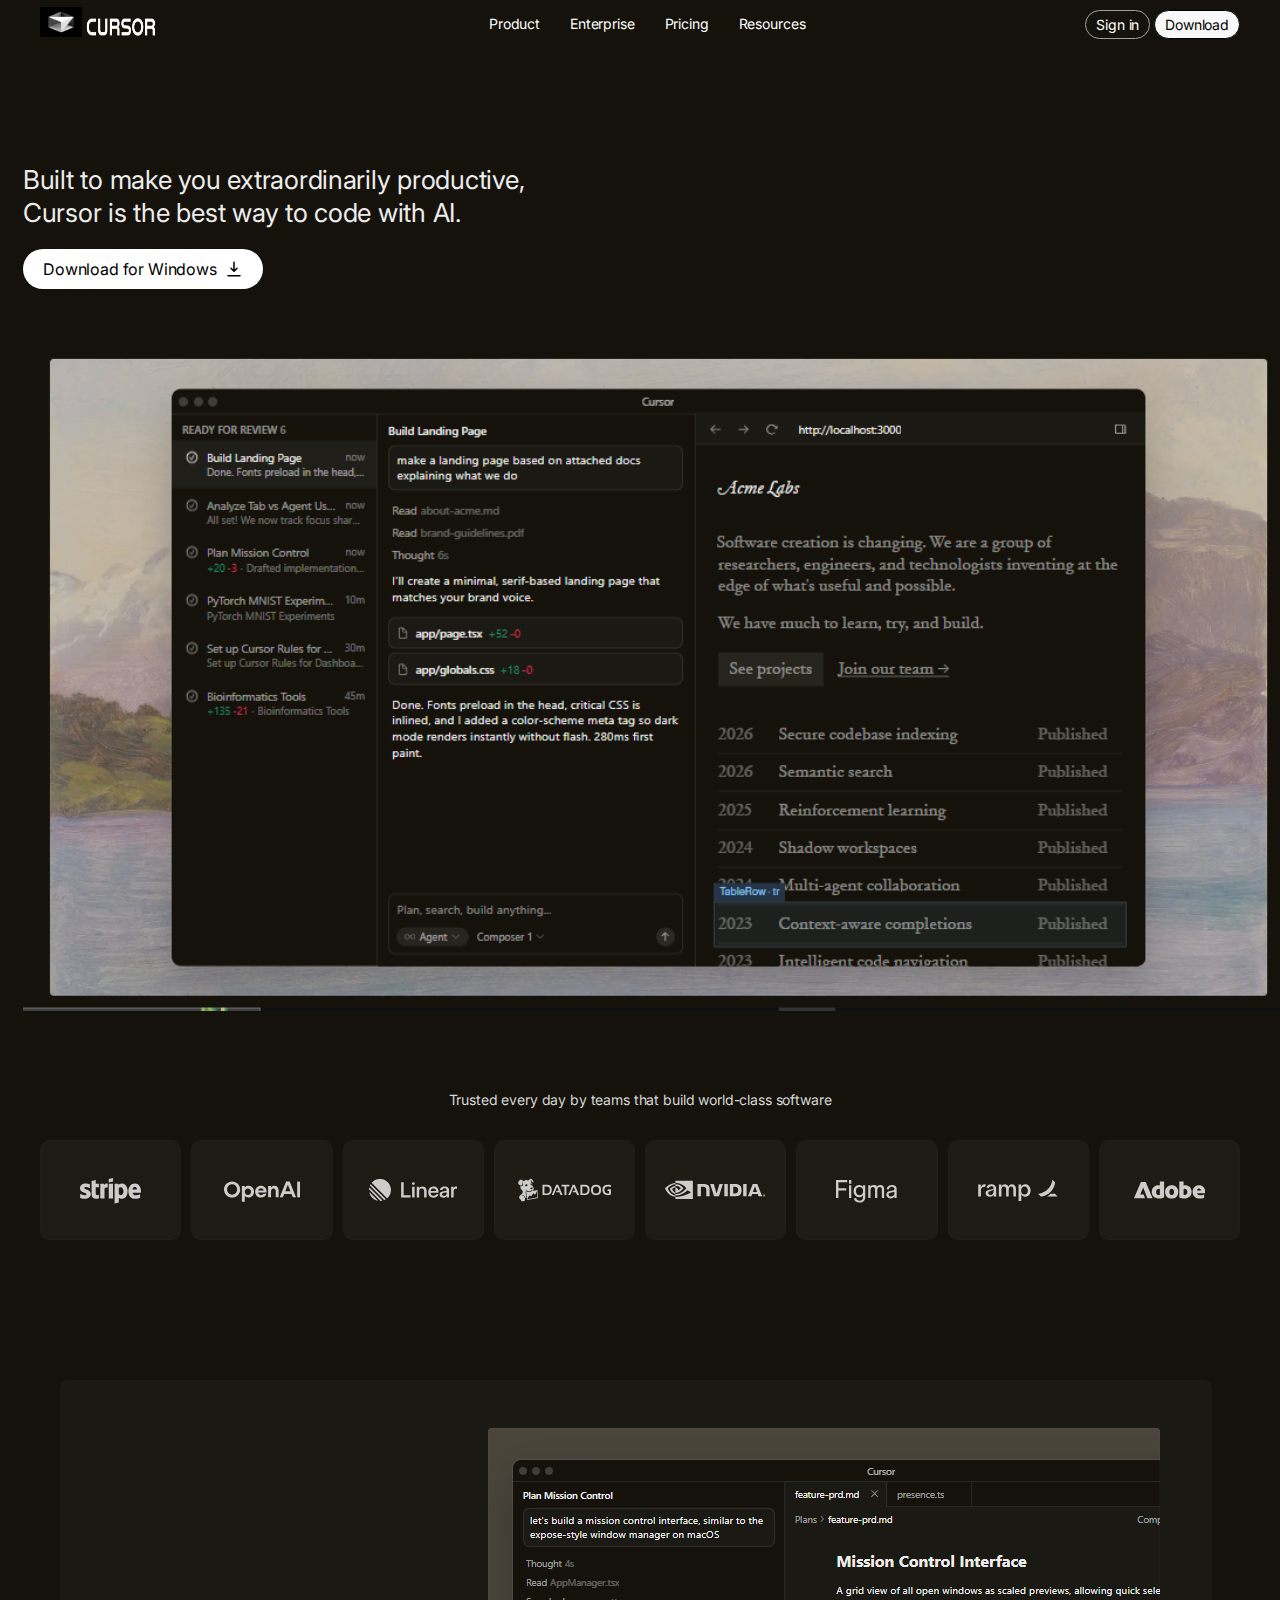
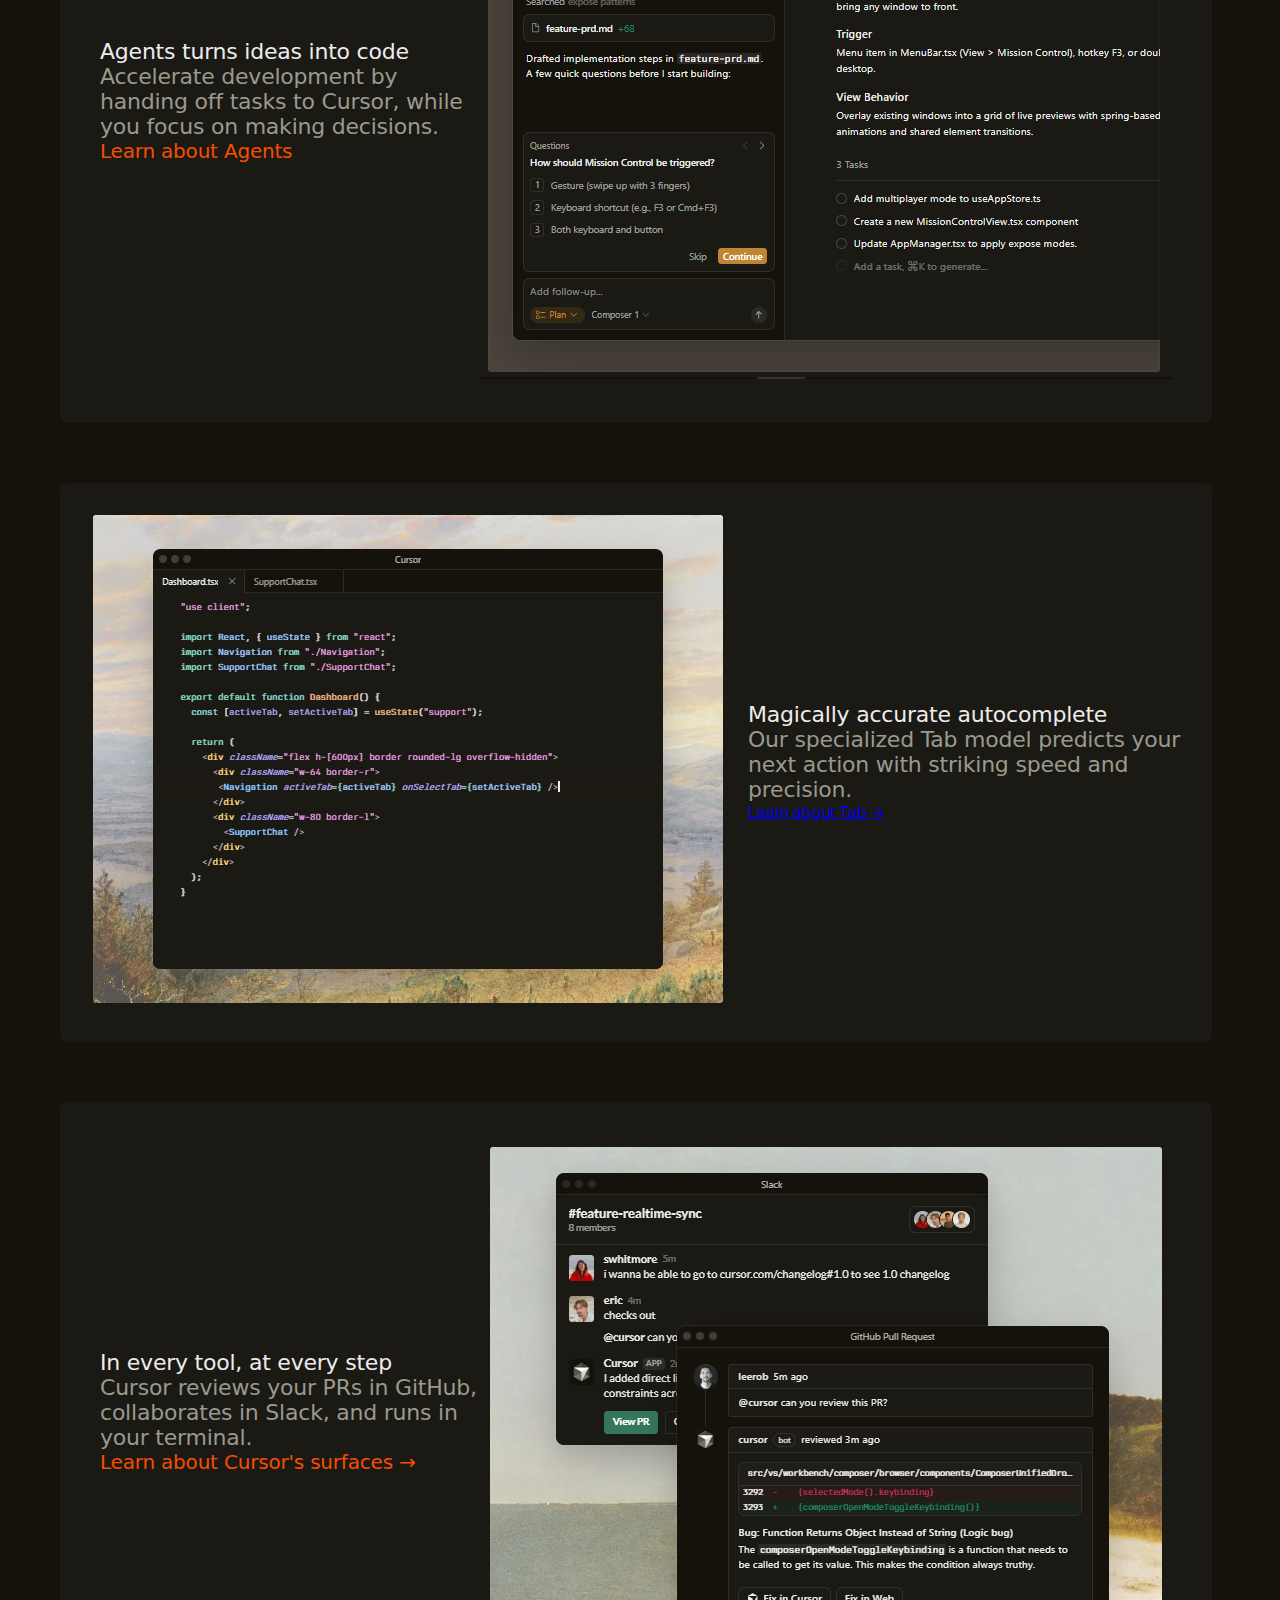
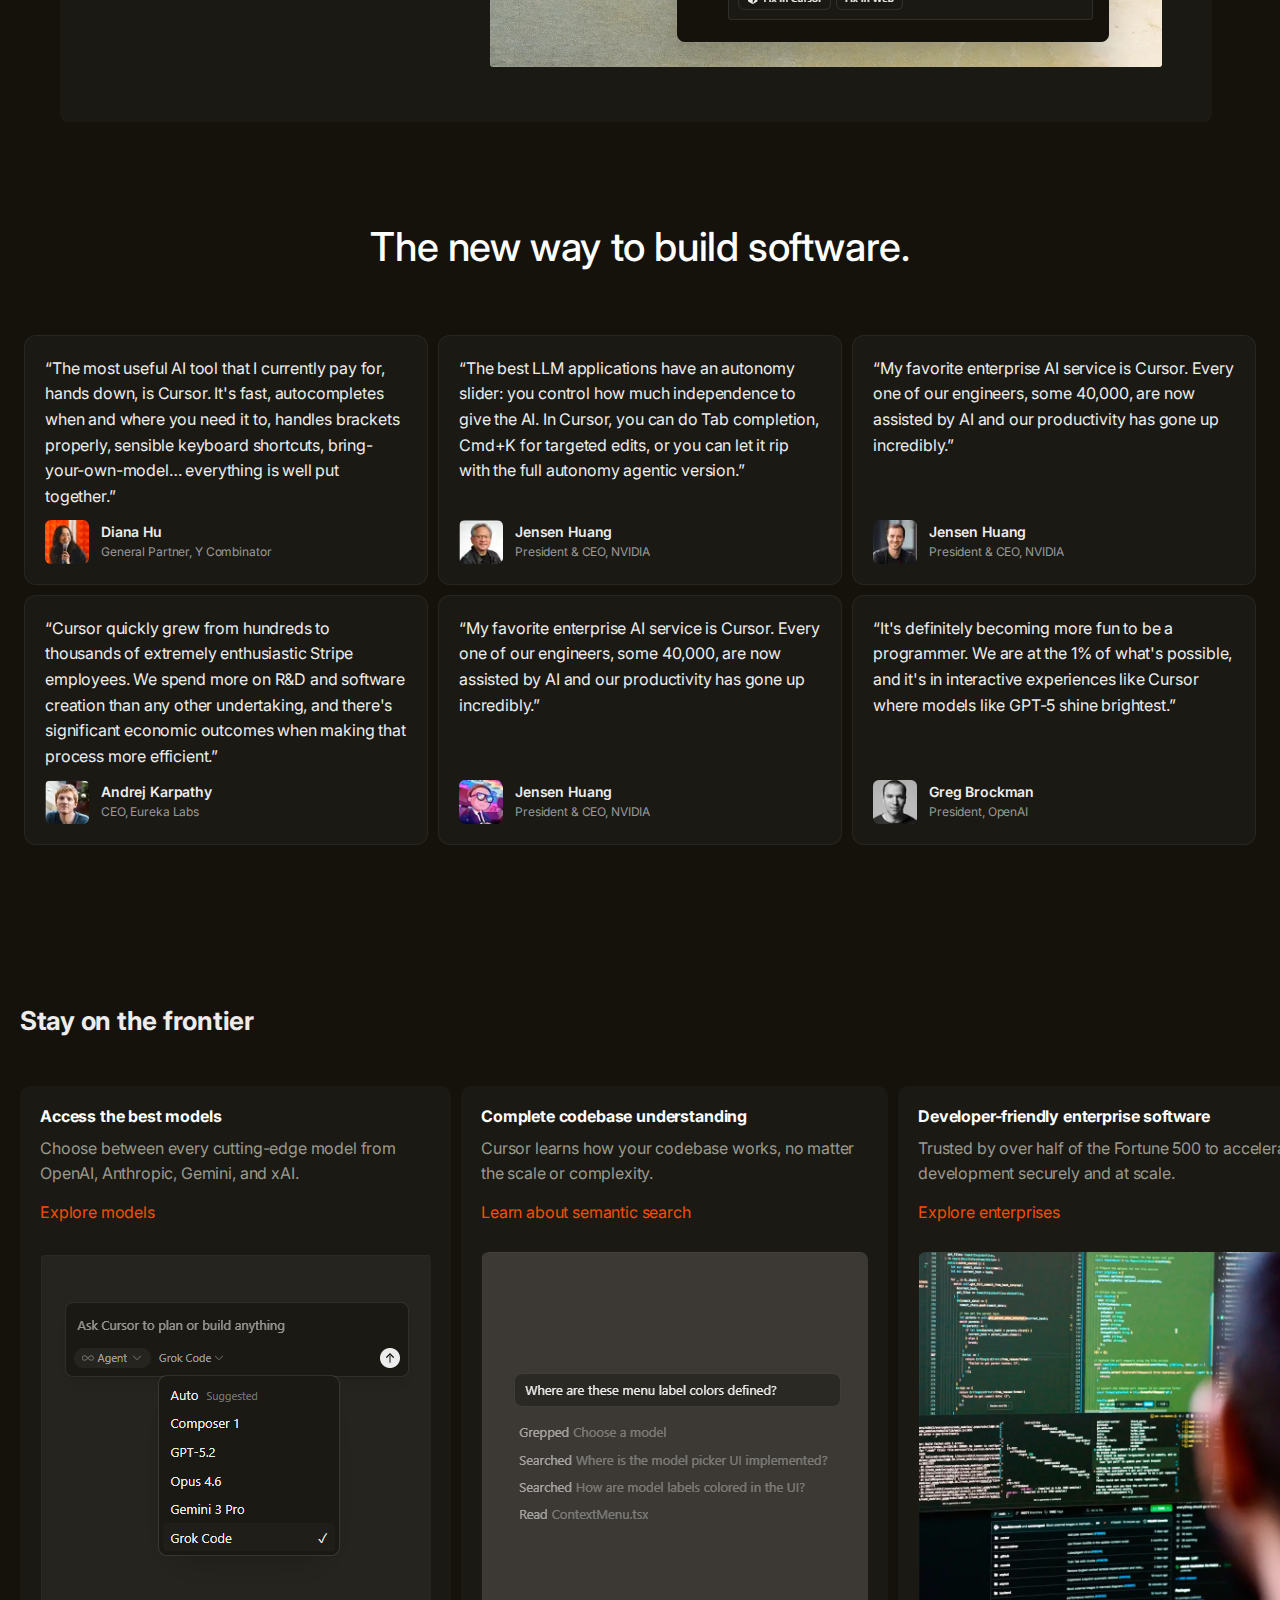
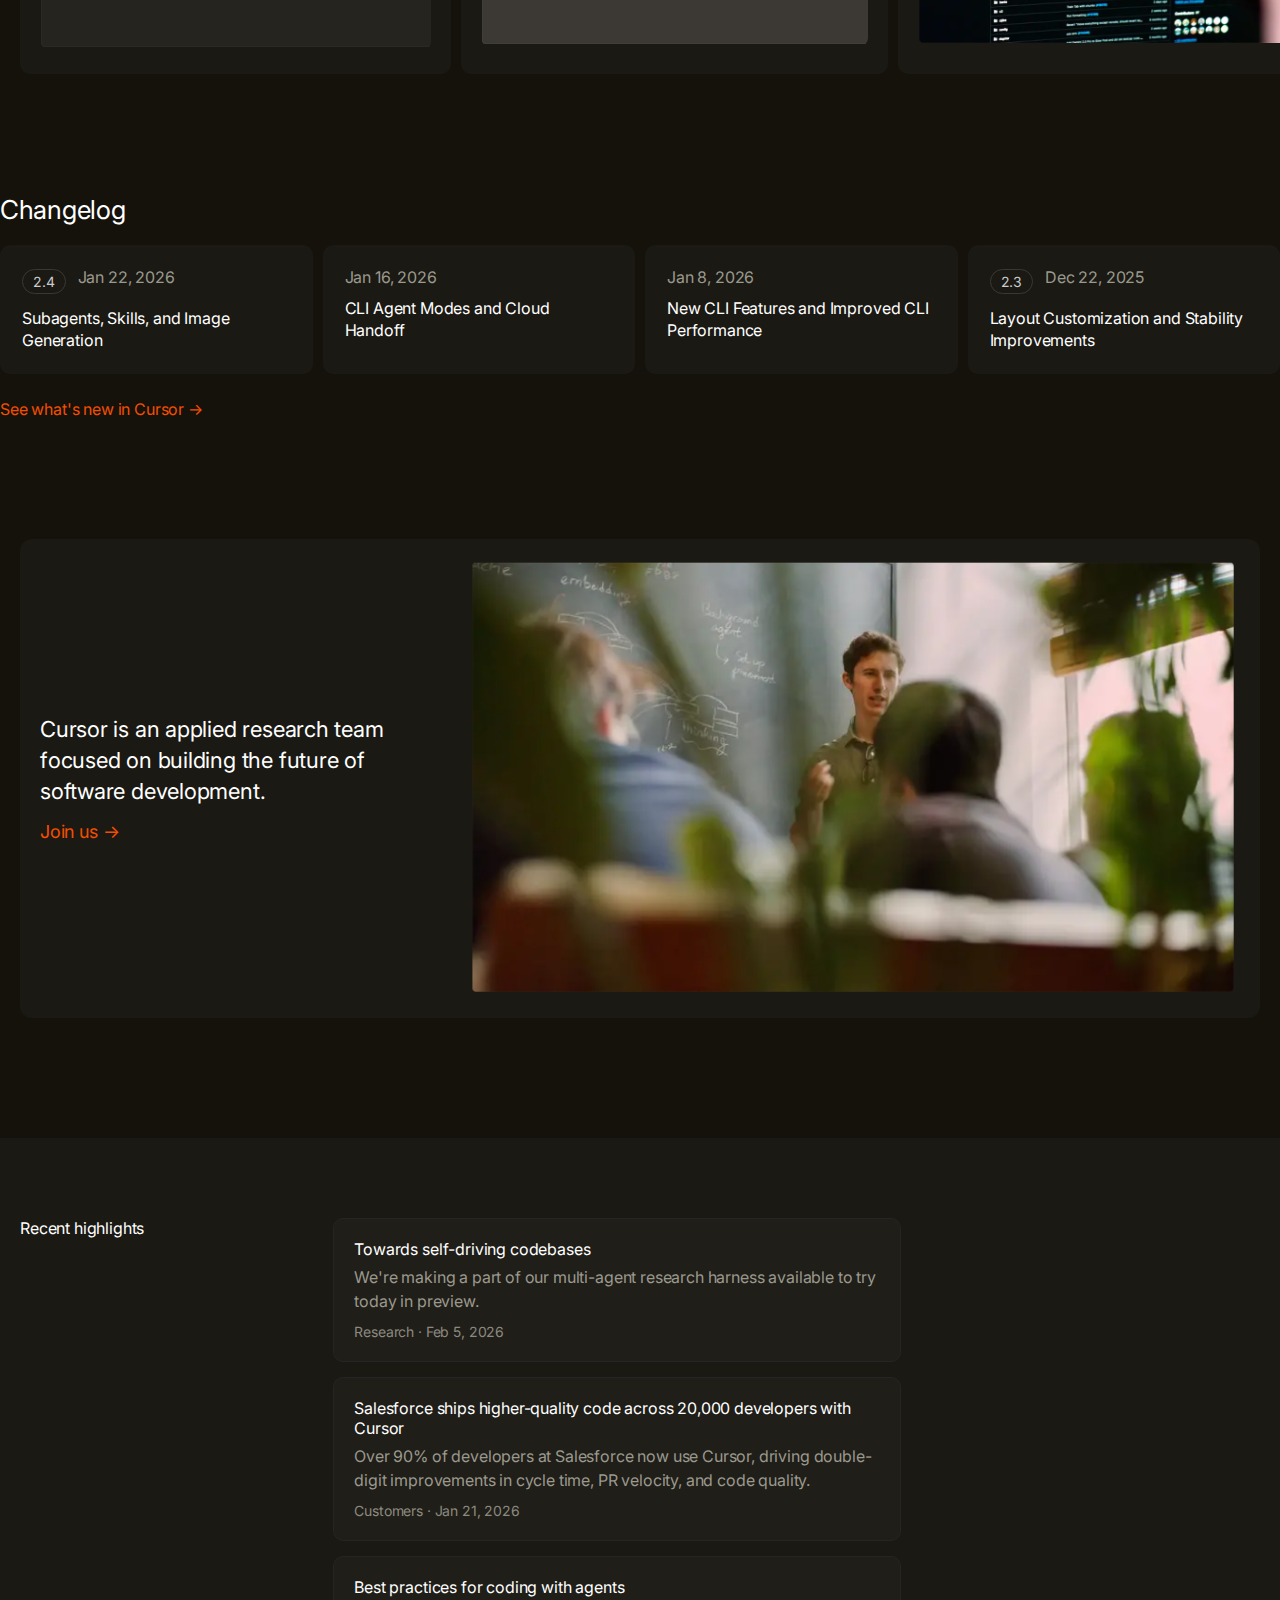
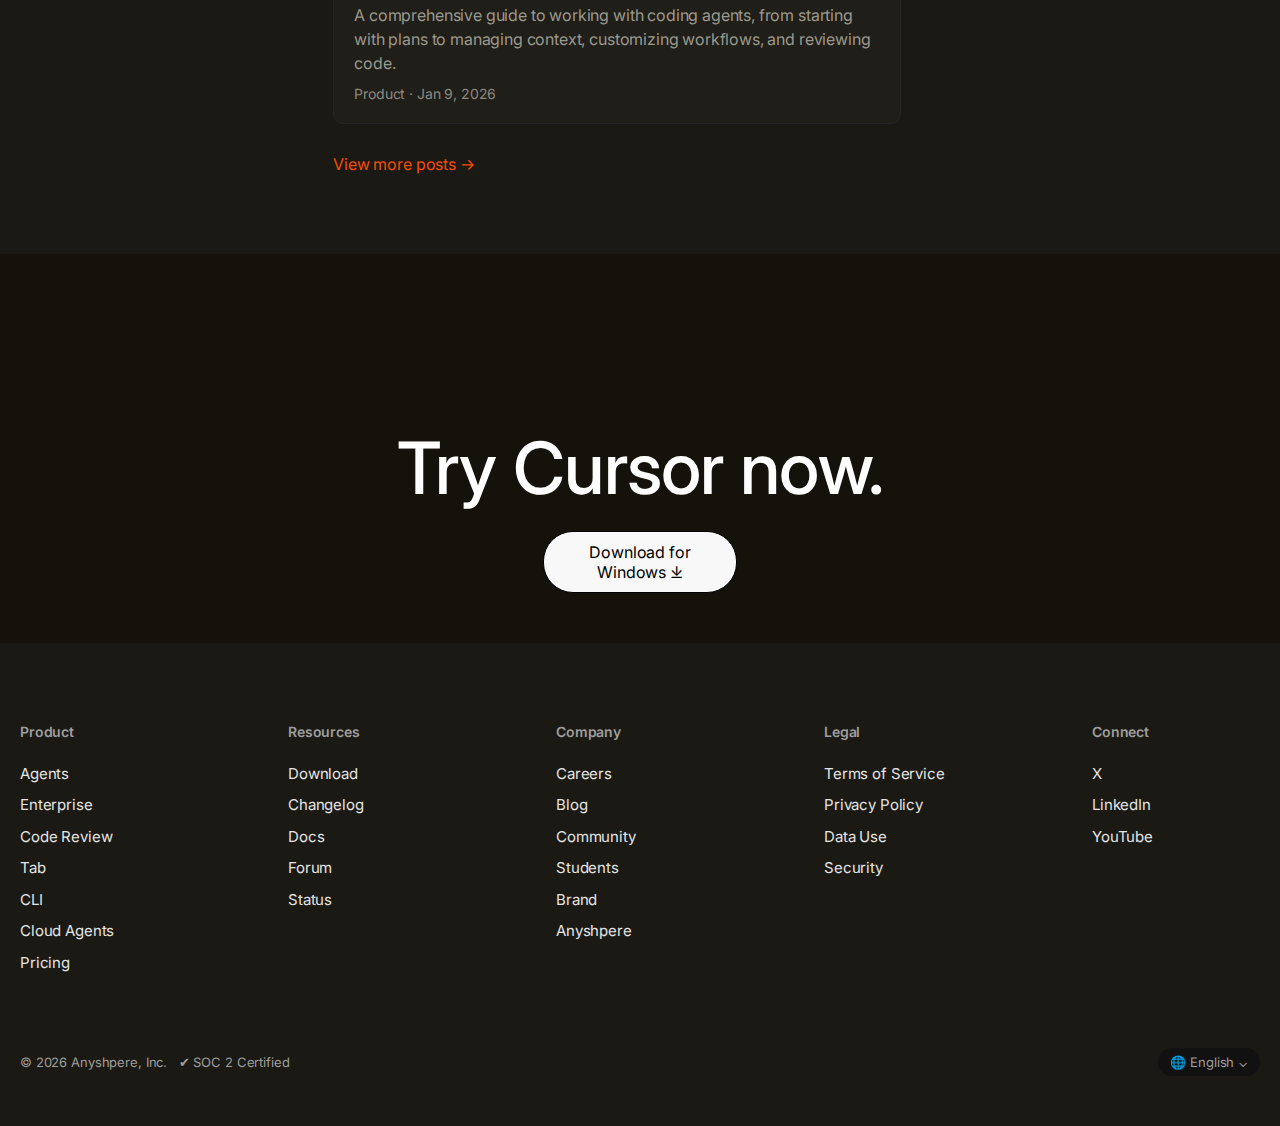
<file: cursor_landingpage/index.html>
<!DOCTYPE html>
<html lang="en">
<head>
    <meta charset="UTF-8">
    <meta name="viewport" content="width=device-width, initial-scale=1.0">
    <title>Cursor</title>
    <link rel="stylesheet" href="style.css">
<link href="https://fonts.googleapis.com/css2?family=Inter:wght@300;400;500;600;700&display=swap" rel="stylesheet">

</head>
<body>
   
    <header>
        <div class="flex">
             <div class="logo">
            <img class="image-logo" src="imagess/Icon (1).jpeg" >
            <img class="image-tag" src="imagess/Cursor_Logo_1.png" >
            </div>
              <div class="nav-links">
                <a>Product</a>
                <a>Enterprise</a>
                <a>Pricing</a>
                <a>Resources</a>
            
                </div>
                 <div><button class="sign-in">Sign in</button>
                <button class="download">Download</button></div>
               
                     </div>
        </div>
    </header>
    <main>
        <section>
            <div class="herosection">
                <h1>Built to make you extraordinarily productive, <br> Cursor is the best way to code with AI.</h1>
                <button class="download-win" >Download for Windows <svg viewBox="0 0 24 24" class="icon">
    <path d="M12 3v12m0 0l4-4m-4 4l-4-4M4 21h16"
          fill="none"
          stroke="currentColor"
          stroke-width="2"
          stroke-linecap="round"
          stroke-linejoin="round"/>
  </svg></button>

  <div class="bgimage"><img class="full-image" src="imagess/image.png" alt=""></div>

            </div>
        </section>
       
<section class="trusted">
  <p class="trusted-text">
    Trusted every day by teams that build world-class software
  </p>

  <div class="trusted-grid">
    <div class="logo-card"><img src="imagess/download.svg"></div>
    <div class="logo-card"><img src="imagess/download (1).svg"></div>
    <div class="logo-card"><img src="imagess/download (2).svg"></div>
    <div class="logo-card"><img src="imagess/download (3).svg"></div>
    <div class="logo-card"><img src="imagess/download (4).svg"></div>
    <div class="logo-card"><img src="imagess/download (5).svg"></div>
    <div class="logo-card"><img src="imagess/download (6).svg"></div>
    <div class="logo-card"><img src="imagess/download (7).svg"></div>
   
  </div>
</section>


    <section class="section">
        <div side-1> <p><span>Agents turns ideas into code</span> <br> Accelerate development by handing off tasks to Cursor, while you focus on making decisions.</p>
        <a href="#">Learn about Agents <i class="fa-solid fa-arrow-right"></i></a></div>
        <div><img src="imagess/image1.png" alt="agents-section"></div>
    </section>
    <section class="section1">
        
        <div><img src="imagess/image2.png" alt="agents-section"></div>
        <div side-1> <p><span>Magically accurate autocomplete</span> <br> Our specialized Tab model predicts your next action with striking speed and precision.</p>
        <a href="#">Learn about Tab  → <i class="fa-solid fa-arrow-right"></i></a></div>
    </section>
    <section class="section">
        <div side-1> <p><span>In every tool, at every step</span> <br> Cursor reviews your PRs in GitHub, collaborates in Slack, and runs in your terminal.</p>
        <a href="#">Learn about Cursor's surfaces  → <i class="fa-solid fa-arrow-right"></i></a></div>
        <div><img src="imagess/image3.png" alt="agents-section"></div>
    </section>
    
    <section class="reviews">
  <h2 class="reviews-title">The new way to build software.</h2>

  <div class="reviews-grid">

    <div class="review-card">
      <p class="review-text">
        “The most useful AI tool that I currently pay for, hands down, is Cursor.
        It's fast, autocompletes when and where you need it to, handles brackets
        properly, sensible keyboard shortcuts, bring-your-own-model… everything
        is well put together.”
      </p>

      <div class="review-author">
        <img src="imagess/avatar1.png">
        <div>
          <h4>Diana Hu</h4>
          <span>General Partner, Y Combinator</span>
        </div>
      </div>
    </div>

   
    <div class="review-card">
      <p class="review-text">
        “The best LLM applications have an autonomy slider: you control how much independence to give the AI. In Cursor, you can do Tab completion, Cmd+K for targeted edits, or you can let it rip with the full autonomy agentic version.”
      </p>

      <div class="review-author">
        <img src="./imagess/avatar2">
        <div>
          <h4>Jensen Huang</h4>
          <span>President & CEO, NVIDIA</span>
        </div>
      </div>
    </div>
    <div class="review-card">
      <p class="review-text">
        “My favorite enterprise AI service is Cursor. Every one of our engineers,
        some 40,000, are now assisted by AI and our productivity has gone up
        incredibly.”
      </p>

      <div class="review-author">
        <img src="imagess/avatar3.png">
        <div>
          <h4>Jensen Huang</h4>
          <span>President & CEO, NVIDIA</span>
        </div>
      </div>
    </div>
    <div class="review-card">
      <p class="review-text">
        “Cursor quickly grew from hundreds to thousands of extremely enthusiastic Stripe employees. We spend more on R&D and software creation than any other undertaking, and there's significant economic outcomes when making that process more efficient.”
      </p>

      <div class="review-author">
        <img src="imagess/avatar4.webp">
        <div>
          <h4>Andrej Karpathy</h4>
          <span>CEO, Eureka Labs
</span>
        </div>
      </div>
    </div>
    
    <div class="review-card">
      <p class="review-text">
        “My favorite enterprise AI service is Cursor. Every one of our engineers,
        some 40,000, are now assisted by AI and our productivity has gone up
        incredibly.”
      </p>

      <div class="review-author">
        <img src="imagess/avatar5.png">
        <div>
          <h4>Jensen Huang</h4>
          <span>President & CEO, NVIDIA</span>
        </div>
      </div>
    </div>
    <div class="review-card">
      <p class="review-text">
       “It's definitely becoming more fun to be a programmer. We are at the 1% of what's possible, and it's in interactive experiences like Cursor where models like GPT-5 shine brightest.”
      </p>

      <div class="review-author">
        <img src="imagess/avatar6.webp">
        <div>
          <h4>Greg Brockman</h4>
          <span>President, OpenAI</span>
        </div>
      </div>
    </div>

  </div>
</section>
<h2 class="head-text">Stay on the frontier</h2>

<div class="frontier">

  <div class="card">
    <h3>Access the best models</h3>
    <p>Choose between every cutting-edge model from OpenAI, Anthropic, Gemini, and xAI.</p>
    <a href="#">Explore models</a>
    <img class="front-card-img" src="imagess/chat1.png" alt="">
  </div>

  <div class="card">
    <h3>Complete codebase understanding</h3>
    <p>Cursor learns how your codebase works, no matter the scale or complexity.</p>
    <a href="#">Learn about semantic search</a>
     <img class="front-card-img" src="imagess/chat2.png" alt="">
  </div>

  <div class="card">
    <h3>Developer-friendly enterprise software</h3>
    <p>Trusted by over half of the Fortune 500 to accelerate development securely and at scale.</p>
    <a href="#">Explore enterprises</a>
    <img class="front-card-img" src="imagess/chat3.png" alt="">
  </div>

</div>
<section class="changelog-section">

  <h2 class="changelog-title">Changelog</h2>

  <div class="changelog-cards">

    <div class="log-card">
      <div class="log-top">
        <span class="version">2.4</span>
        <span class="date">Jan 22, 2026</span>
      </div>
      <h3>Subagents, Skills, and Image Generation</h3>
    </div>

    <div class="log-card">
      <span class="date">Jan 16, 2026</span>
      <h3>CLI Agent Modes and Cloud Handoff</h3>
    </div>

    <div class="log-card">
      <span class="date">Jan 8, 2026</span>
      <h3>New CLI Features and Improved CLI Performance</h3>
    </div>

    <div class="log-card">
      <div class="log-top">
        <span class="version">2.3</span>
        <span class="date">Dec 22, 2025</span>
      </div>
      <h3>Layout Customization and Stability Improvements</h3>
    </div>

  </div>

  <a href="#" class="changelog-link">See what's new in Cursor →</a>

</section>
  <section class="team-section">

  <div class="team-container">

    <div class="team-text">
      <h2>
        Cursor is an applied research team <br>
        focused on building the future of <br>
        software development.
      </h2>

      <a href="#">Join us →</a>
    </div>

    <div class="team-image">
      <img src="imagess/team1.png" alt="team">
    </div>

  </div>

</section>
<section class="highlights-section">

  <div class="highlights-container">

    <div class="highlights-left">
      <h3>Recent highlights</h3>
    </div>

    <div class="highlights-right">

      <div class="highlight-card">
        <h4>Towards self-driving codebases</h4>
        <p>We're making a part of our multi-agent research harness available to try today in preview.</p>
        <span>Research · Feb 5, 2026</span>
      </div>

      <div class="highlight-card">
        <h4>Salesforce ships higher-quality code across 20,000 developers with Cursor</h4>
        <p>Over 90% of developers at Salesforce now use Cursor, driving double-digit improvements in cycle time, PR velocity, and code quality.</p>
        <span>Customers · Jan 21, 2026</span>
      </div>

      <div class="highlight-card">
        <h4>Best practices for coding with agents</h4>
        <p>A comprehensive guide to working with coding agents, from starting with plans to managing context, customizing workflows, and reviewing code.</p>
        <span>Product · Jan 9, 2026</span>
      </div>

      <a href="#" class="view-posts">View more posts →</a>

    </div>

  </div>

</section>
<sectionc class="try-now">
  <div class="try"><h2>Try Cursor now.</h2>
   <button class="download-try-now">Download for Windows ⤓</button></div>

</section>
    </main>
    <footer class="footer">
  <div class="footer-container">

    <div class="footer-col">
      <h4>Product</h4>
      <ul>
        <li>Agents</li>
        <li>Enterprise</li>
        <li>Code Review</li>
        <li>Tab</li>
        <li>CLI</li>
        <li>Cloud Agents</li>
        <li>Pricing</li>
      </ul>
    </div>

    <div class="footer-col">
      <h4>Resources</h4>
      <ul>
        <li>Download</li>
        <li>Changelog</li>
        <li>Docs</li>
        <li>Forum</li>
        <li>Status</li>
      </ul>
    </div>

    <div class="footer-col">
      <h4>Company</h4>
      <ul>
        <li>Careers</li>
        <li>Blog</li>
        <li>Community</li>
        <li>Students</li>
        <li>Brand</li>
        <li>Anyshpere</li>
      </ul>
    </div>

    <div class="footer-col">
      <h4>Legal</h4>
      <ul>
        <li>Terms of Service</li>
        <li>Privacy Policy</li>
        <li>Data Use</li>
        <li>Security</li>
      </ul>
    </div>

    <div class="footer-col">
      <h4>Connect</h4>
      <ul>
        <li>X</li>
        <li>LinkedIn</li>
        <li>YouTube</li>
      </ul>
    </div>

  </div>

  <div class="footer-bottom">
    <p>© 2026 Anyshpere, Inc. &nbsp; ✔ SOC 2 Certified</p>
    <div class="footer-lang">🌐 English ⌄</div>
  </div>
</footer>
    



   
</body>
</html>
</file>
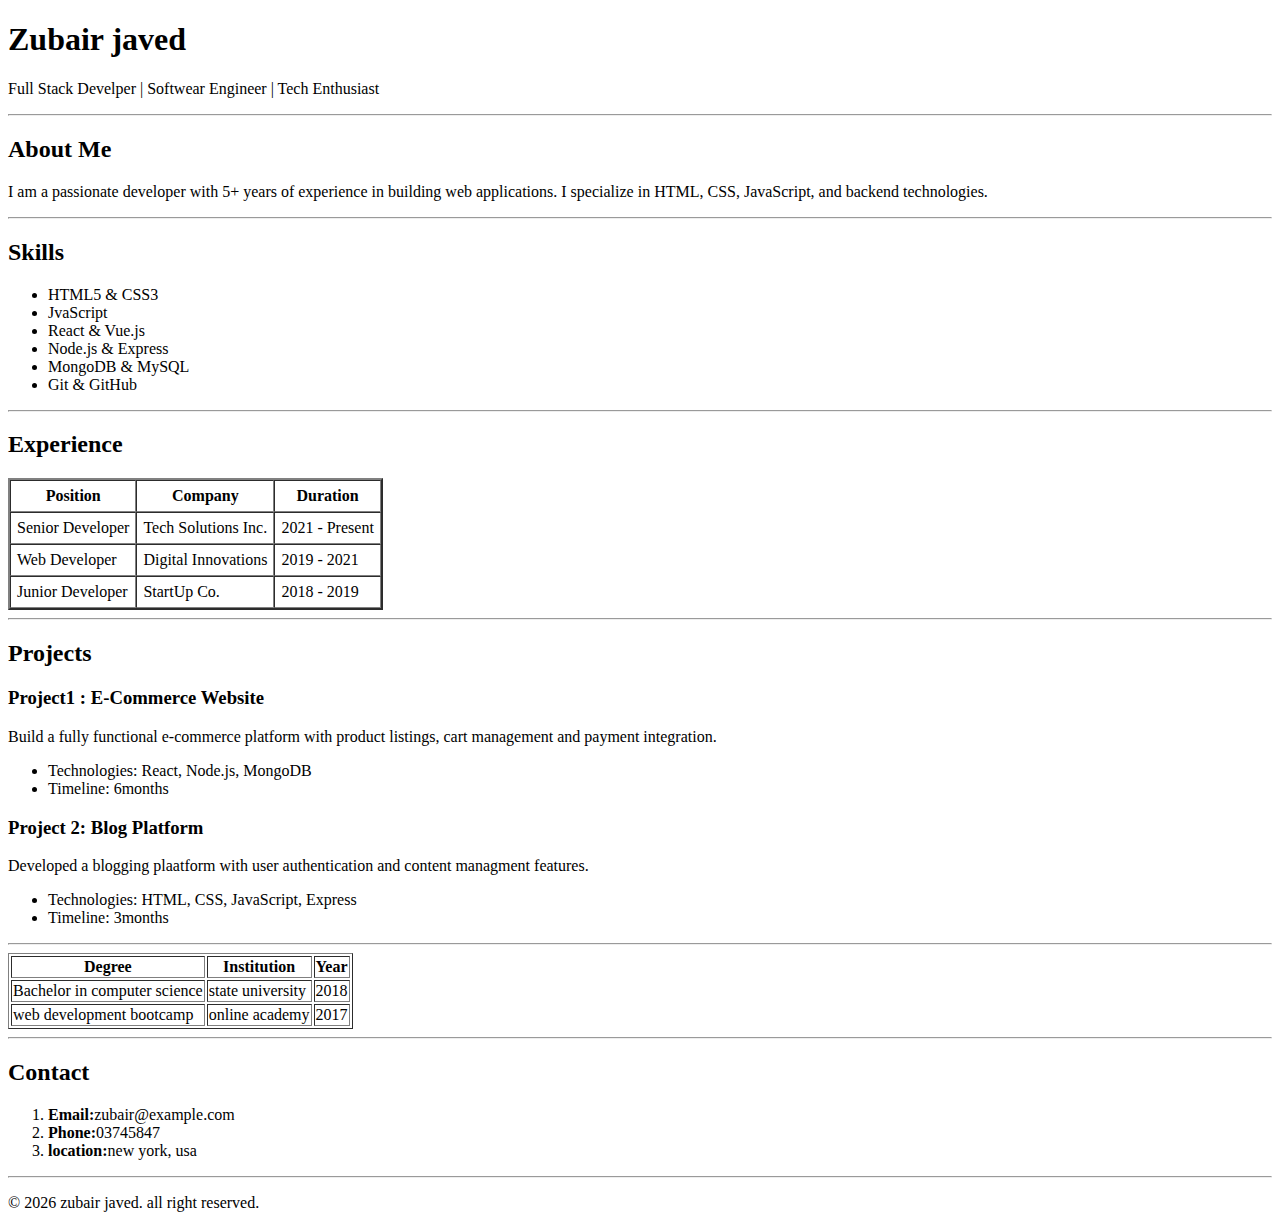
<file: html/HTML_Resume Page_Assignment.html>
<!DOCTYPE html>
<html lang="en">
<head>
    <meta charset="UTF-8">
    <meta name="viewport" content="width=device-width, initial-scale=1.0">
    <title>Document</title>

    
</head>
<body>
    <h1>Zubair javed</h1>
    <p>Full Stack Develper | Softwear Engineer | Tech Enthusiast</p>
    <hr>
    <h2>About Me</h2>
    <p>I am a passionate developer with 5+ years of experience in building  web applications. I specialize in HTML, CSS, JavaScript, and backend technologies.</p>
    <hr>
    <h2>Skills</h2>
    <ul>
        <li>HTML5 & CSS3</li>
        <li>JvaScript</li>
        <li>React & Vue.js</li>
        <li>Node.js & Express</li>
        <li>MongoDB & MySQL</li>
        <li>Git & GitHub</li>
    </ul>
    <hr>
    <h2>Experience</h2>
    <table border="2" cellpadding="6" cellspacing="0">
  <tr >
    <th>Position</th>
    <th>Company</th>
    <th>Duration</th>
  </tr>
  <tr>
    <td>Senior Developer</td>
    <td>Tech Solutions Inc.</td>
    <td>2021 - Present</td>
  </tr>
  <tr>
    <td>Web Developer</td>
    <td>Digital Innovations</td>
    <td>2019 - 2021</td>
  </tr>
  <tr>
    <td >Junior Developer</td>
    <td>StartUp Co.</td>
    <td>2018 - 2019</td>
  </tr>
</table>
<table>
    <hr>

    <h2>Projects</h2>
    <h3> <strong>Project1 : E-Commerce Website</strong></h3>
    <p> Build a fully functional e-commerce platform with product listings, cart management and payment integration.  </p>
    <ul>
        <li>Technologies: React, Node.js, MongoDB</li>
        <li>Timeline: 6months</li>
    </ul>

    <h3><strong>Project 2: Blog Platform</strong></h3>
    <p> Developed a blogging plaatform with user authentication and content managment features.  </p>
    <ul>
        <li>Technologies: HTML, CSS, JavaScript, Express</li>
        <li>Timeline: 3months</li>
    </ul>
    <hr>
    <table border="1">
        <tr>
            <th>Degree</th>
            <th>Institution</th>
            <th>Year</th>
            
        </tr>
        <tr>
            <td>Bachelor in computer science</td>
            <td>state university</td>
            <td>2018</td>
        </tr>
        <tr>
            <td>web development bootcamp</td>
            <td>online academy</td>
            <td>2017</td>
        </tr>
    </table>
    <hr>
    <h2>Contact</h2>
    <ol>
        <li> <strong>Email:</strong>zubair@example.com</li>
        <li> <strong>Phone:</strong>03745847</li>
        <li> <strong>location:</strong>new york, usa</li>
    </ol>
    <hr>
    <p>&copy; 2026 zubair javed. all right reserved.
</p>
</body>
</html>
</file>
<file: cursor_landingpage/style.css>
*{
    box-sizing: border-box;
    margin: 0%;
    padding: 0%;
     font-family: 'Inter', sans-serif;
  letter-spacing: -0.01em;
    
}
body{
    background-color: #14120b;
     font-family: 'Inter', sans-serif;
}

header{
    background-color: #14120b;
    overflow: hidden;

        padding-inline-start: calc(1.25rem);
    padding-inline-end: calc(1.25rem);
    width: 100%;
 position: sticky;
  top: 0;
  z-index: 1000;
    display: flex;
    
    justify-content: space-between;
    align-items: center;
}
.nav-wrapper{
    width: 100%;
    margin-inline: auto;
    grid-column: 1fr auto auto;
    display: grid;
    align-items: center;
    height: 52px;
}
.logo{
    display: grid;
    grid-row-end: 2;
    grid-row-start: 1;
    grid-column-start: 1;
    grid-column-end:2;
    display: block;
    color: #edecec;
    align-items: center;
    justify-content: center;
    
}
.image-logo{
    width: 30%;
    height: 30px;
    
}
.image-tag{
    width: 50%;
    height: 20px;
}
.nav-links{
    display: flex;
    align-items: center;
    justify-content: center;
}
.flex{
    width: 100%;
    display: flex;
    align-items: center;
    justify-content: space-between;
    padding-left:20px;
    padding-right: 20px;
    background-color: #14120b;
}
.nav-links a{
    font-size: 14px;
    font-weight: 400;
    line-height: 3rem;
    font-style: calc();
    color: #ffffff;
padding-left: 30px;}

.sign-in{
    background-color: #14120b;
    color: #ffffff;
    padding: 5px 10px;
    border: solid 1px rgb(160, 160, 160);
    font-size: 14px;
    cursor: pointer;
    border-radius: 20px;
}
.download{
    background-color: #f8f8f8;
    color: #000000;
    padding: 5px 10px;
    border: solid 1px rgb(0, 0, 0);
    font-size: 14px;
    border-radius: 20px;
    cursor: pointer;
}
.download-win{
     display: inline-flex;
  align-items: center;
  gap: 8px;
  padding: 10px 20px;
  border-radius: 999px;
  background: #fff;
  color: #000;
  font-size: 16px;
  font-weight: 400;
  border: none;
  cursor: pointer;
  margin-bottom: 50px;
}
.download-win .icon  {
     width: 18px;
  height: 18px;
}
.herosection h1{
    font-size: 26px;
    line-height: 33px;
    font-weight: 400;
    color: #edecec;
    margin-bottom: 20px;
}
.herosection{
    padding-top: 115px;
    padding-left: 23px;
}
.bgimage{
    width: 100%;
    display: flex;
    align-items: center;
    justify-content: center;
}
.full-image{
    width: 150%;
}

.trusted {
  padding: 80px 24px;
  text-align: center;
}

.trusted-text {
  color: #d6d6d6;
  font-size: 14px;
  margin-bottom: 32px;
}

.trusted-grid {
  display: grid;
  grid-template-columns: repeat(auto-fit, minmax(100px, 1fr));
  gap: 10px;
  max-width: 1200px;
  margin: 0 auto;
}

.logo-card {
  height: 100px;
  background: rgba(255,255,255,0.04);
  border: 1px solid rgba(255, 255, 255, 0.014);
  border-radius: 10px;

  display: grid;
  place-items: center;
}

.logo-card img {
  height: 40px;
  max-width: 100%;
  opacity: 0.85;
  filter: grayscale(100%);
}



.section{
    display: flex;
    justify-content: center;
    background-color: #1b1913;
    align-items: center;
    width: 90%;
    border-radius: 8px;
    flex-direction: row;
    margin: 60px;
    padding: 40px;
}

.sections:hover {
    background-color: #25231c;
}
 .section p{
color: #9A998E;
    font-size: 22px;
    font-weight: 400;
    font-family: CursorGothic, "CursorGothic Fallback", system-ui, "Helvetica Neue", Helvetica, Arial, sans-serif;
    font-style: normal
 }




.section p span {
    color: #EDECEC;
    font-size: 22px;
    font-weight: 400;
    font-family: CursorGothic, "CursorGothic Fallback", system-ui, "Helvetica Neue", Helvetica, Arial, sans-serif;
    font-style: normal
}


.section a {
    color: #f54e00;
    text-decoration: none;
    font-size: 20px;
    font-weight: 400;
    font-family: CursorGothic, "CursorGothic Fallback", system-ui, "Helvetica Neue", Helvetica, Arial, sans-serif;
    font-style: normal;
    margin-top: 30px;
}   

.section1{
    display: flex;
    justify-content: center;
    background-color: #1b1913;
    align-items: center;
    width: 90%;
    border-radius: 8px;
    gap: 20px;
    flex-direction: row;
    margin: 60px;
    padding: 30px;
}

.sections1:hover {
    background-color: #25231c;
}
 .section1 p{
color: #9A998E;
    font-size: 22px;
    font-weight: 400;
    font-family: CursorGothic, "CursorGothic Fallback", system-ui, "Helvetica Neue", Helvetica, Arial, sans-serif;
    font-style: normal
 }




.section1 p span {
    color: #EDECEC;
    font-size: 22px;
    font-weight: 400;
    font-family: CursorGothic, "CursorGothic Fallback", system-ui, "Helvetica Neue", Helvetica, Arial, sans-serif;
    font-style: normal
}

.reviews {
  padding: 40px 24px;
  max-width: 1300px;
  margin: 0 auto;
}

.reviews-title {
  text-align: center;
  color: #ffffff;
  font-size: 40px;
  font-weight: 500;
  margin-bottom: 64px;
}

.reviews-grid {
  display: grid;
  grid-template-columns: repeat(3, 1fr);
  gap: 10px;
}


.review-card {
  background: #1b1913;
  border: 1px solid rgba(255,255,255,0.06);
  border-radius: 12px;
  padding: 20px;
  height: 250px;
  display: flex;
  flex-direction: column;
  justify-content: space-between;
}

.review-text {
  color: #ededec;
  font-size: 16px;
  line-height: 1.6;
  font-weight: 400;
}

.review-author {
  display: flex;
  align-items: center;
  gap: 12px;
}

.review-author img {
  width: 44px;
  height: 44px;
  border-radius: 6px;
  object-fit: cover;
  background: #222;
}

.review-author h4 {
  color: #ededec;
  font-size: 14px;
  font-weight: 600;
  margin: 0;
}

.review-author span {
  font-size: 12px;
  color: #9a9a9a;
}
.head-text{
  color:#EDECEC;
  font-size:26px;
  text-align:start;
  margin-top:120px;
  margin-left: 20px;
  margin-bottom:50px;
}

.frontier{
  display:flex;
  justify-content:start;
  gap:10px;
  margin: 20px;
  max-width:90%;
}
.front-card-img{
  margin-top: 30px;
  border-radius: 8px;
}
.card{
  background:#1B1913;
  border-radius:10px;
  padding:20px;
  width:40%;
}

.card h3{
  color:#fff;
  font-size:16px;
  margin-bottom:10px;
}

.card p{
  color:#9A998E;
  font-size:16px;
  line-height:1.6;
}

.card a{
  color:#f54e00;
  text-decoration:none;
  display:inline-block;
  margin-top:15px;
}
.changelog-section{
  max-width:1300px;
  margin:120px auto;
}

.changelog-title{
  color:#fff;
  font-size:26px;
  margin-bottom:20px;
  font-weight: 400;
}

.changelog-cards{
  display:flex;
  gap:10px;
}

.log-card{
  background:#1B1913;
  padding:22px;
  border-radius:10px;
  width:350px;
}

.log-top{
  display:flex;
  align-items:center;
  gap:12px;
  margin-bottom:10px;
}

.version{
  border:1px solid #3a3830;
  padding:3px 10px;
  border-radius:20px;
  font-size:14px;
  color:#ccc;
}
.changelog-cards :hover{
  background-color: #222018fa;
  cursor: pointer;
}


.date{
  color:#9A998E;
  font-size:16px;
  font-weight: 400;
  display:block;
  margin-bottom:10px;
}

.log-card h3{
  color:#fff;
  font-size:16px;
  font-weight: 400;
  line-height:1.4;
}

.changelog-link{
  display:inline-block;
  margin-top:25px;
  color:#f54e00;
  text-decoration:none;
  font-size:16px;
}

.team-section{
  max-width:100%;
  margin-left: 20px;
  margin-right: 20px;
}

.team-container{
  display:flex;
  align-items:center;
  gap:40px;
  background:#1b1913;
  padding:20px;
  border-radius:12px;
}

.team-text{
  flex:1;
}

.team-text h2{
  color:#fff;
  font-size:22px;
  font-weight: 400;
  line-height:1.4;
  margin-bottom:15px;
}

.team-text a{
  color:#f54e00;
  text-decoration:none;
  font-size:18px;
  margin-top: 30px;
}

.team-image{
  flex:2;
}

.team-image img{
  width:100%;
  border-radius:10px;
  display:block;
}
.highlights-section{
  max-width:100%;
  margin:120px auto;
}

.highlights-container{
  display:flex;
  padding-left: 20px;
  gap:15%;
  background-color: #1b1913;
  padding-bottom: 80px;
  padding-top: 80px;
}

.highlights-left h3{
  color:#fff;
  font-size:16px;
  font-weight: 400;
}

.highlights-right{
  flex:1;
}

.highlight-card{
  background:#201e18;
  border: solid 1px rgb(37, 37, 37);
  padding:20px;
  width: 60%;
  align-items: center;
  justify-content: center;
  border-radius:10px;
  margin-bottom:15px;
}



.highlight-card h4{
  color:#fff;
  font-size:16px;
  font-weight: 400;
  margin-bottom:6px;
}

.highlight-card p{
  color:#9A998E;
  font-size:16px;
  line-height:1.5;
  margin-bottom:8px;
}

.highlight-card span{
  color:#8c8a80;
  font-size:14px;
}

.view-posts{
  display:inline-block;
  margin-top:15px;
  color:#f54e00;
  text-decoration:none;
}
.try-now{
  padding-top: 50px;
  padding-bottom: 50px;
  display: flex;
  justify-content: center;
  align-items: center;
}
.try-now h2{
  font-size: 72px;
  font-weight: 500;
  color: #ffff;
  margin-bottom: 20px;

}

.download-try-now{
   background-color: #f8f8f8;
    color: #000000;
    border: solid 1px rgb(0, 0, 0);
    font-size: 16px;
    padding: 10px;
    border-radius: 30px;
    justify-content: center;
    align-items: center;
    cursor: pointer;
    width: 40%;
}
.try{
  display: flex;
  align-items: center;
  flex-direction: column;
}
.footer {
  background: #1b1913;
  color: #d1d1d1;
  padding-left: 20px;
  padding-top: 80px;
  }

.footer-container {
  display: grid;
  grid-template-columns: repeat(5, 1fr);
  gap: 80px;
}

.footer-col h4 {
  font-size: 14px;
  font-weight: 600;
  margin-bottom: 18px;
  color: #9e9e9e;
}

.footer-col ul {
  list-style: none;
}

.footer-col ul li {
  font-size: 15px;
  line-height: 2.1;
  color: #e5e5e5;
  cursor: pointer;
}

.footer-col ul li:hover {
  color: #ffffff;
}

.footer-bottom {
  margin-top: 70px;
  display: flex;
  justify-content: space-between;
  align-items: center;
  font-size: 13px;
  padding-bottom: 50px;
  padding-right: 20px;
  color: #9e9e9e;
}

.footer-lang {
  cursor: pointer;
  background: #111;
  padding: 6px 12px;
  border-radius: 20px;
  font-size: 13px;
}
</file>
